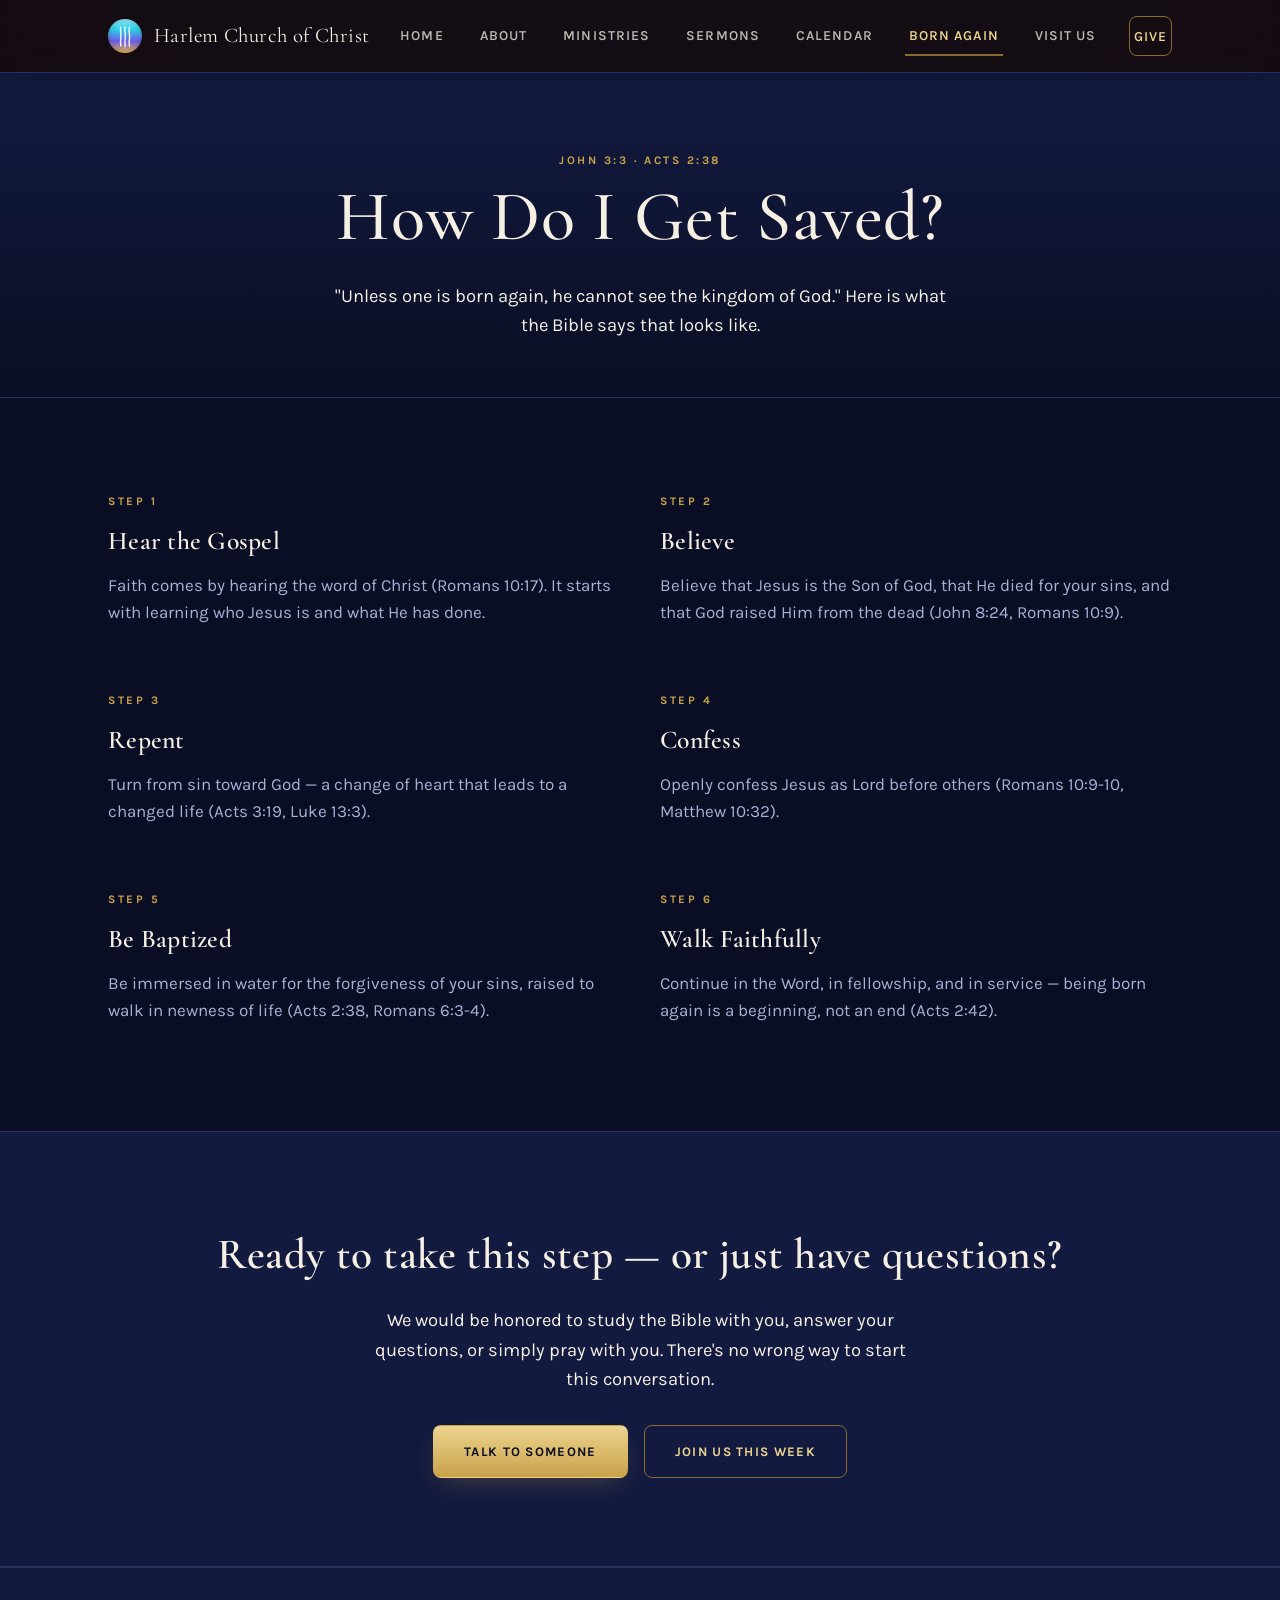
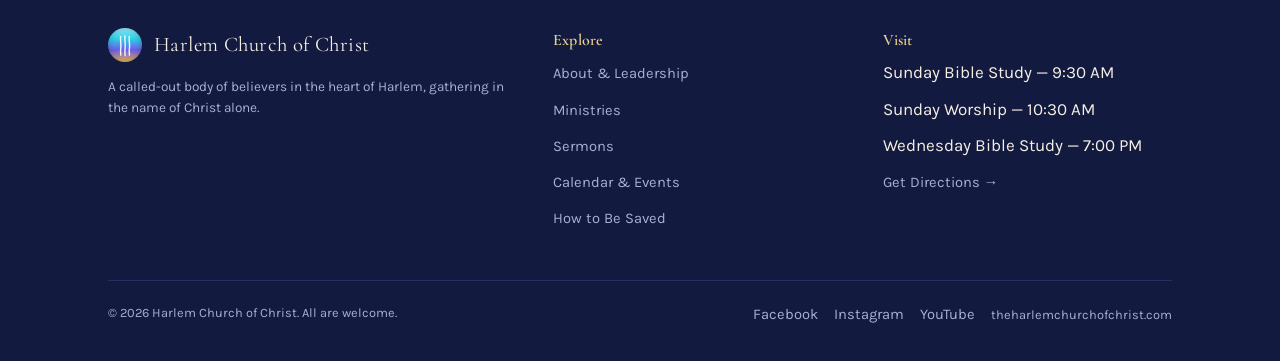
<file: born-again.html>
<!DOCTYPE html>
<html lang="en">
<head>
<meta charset="UTF-8">
<meta name="viewport" content="width=device-width, initial-scale=1.0">
<title>How Do I Get Saved? — Harlem Church of Christ</title>
<meta name="description" content="What the Bible teaches about being born again — hearing, believing, repenting, confessing, and being baptized.">
<link rel="canonical" href="https://theharlemchurchofchrist.com/born-again.html">
<meta property="og:type" content="website">
<meta property="og:title" content="How Do I Get Saved? — Harlem Church of Christ">
<meta property="og:description" content="What the Bible teaches about being born again — hearing, believing, repenting, confessing, and being baptized.">
<meta property="og:url" content="https://theharlemchurchofchrist.com/born-again.html">
<meta property="og:site_name" content="Harlem Church of Christ">
<meta name="twitter:card" content="summary">
<meta name="twitter:title" content="How Do I Get Saved? — Harlem Church of Christ">
<meta name="twitter:description" content="What the Bible teaches about being born again — hearing, believing, repenting, confessing, and being baptized.">
<link rel="stylesheet" href="styles.css">
</head>
<body>
<a class="skip-link" href="#main-content">Skip to main content</a>
<header class="site-header">
  <div class="nav-wrap">
    <a href="index.html" class="brand"><span class="mark"></span> Harlem Church of Christ</a>
    <button class="nav-toggle" aria-label="Toggle menu" aria-expanded="false">&#9776;</button>
    <nav class="primary">
      <a href="index.html">Home</a>
      <a href="about.html">About</a>
      <a href="ministries.html">Ministries</a>
      <a href="sermons.html">Sermons</a>
      <a href="calendar.html">Calendar</a>
      <a href="born-again.html">Born Again</a>
      <a href="contact.html">Visit Us</a>
      <a href="give.html" class="nav-cta">Give</a>
    </nav>
  </div>
</header>

<section id="main-content" class="page-hero">
  <div class="container">
    <span class="eyebrow">John 3:3 &middot; Acts 2:38</span>
    <h1>How Do I Get Saved?</h1>
    <p class="lead">"Unless one is born again, he cannot see the kingdom of God." Here is what the Bible says that looks like.</p>
  </div>
</section>

<section>
  <div class="container">
    <div class="grid grid-2" style="align-items:start; gap:40px;">
      <div class="reveal">
        <span class="eyebrow">Step 1</span>
        <h3>Hear the Gospel</h3>
        <p>Faith comes by hearing the word of Christ (Romans 10:17). It starts with learning who Jesus is and what He has done.</p>
      </div>
      <div class="reveal">
        <span class="eyebrow">Step 2</span>
        <h3>Believe</h3>
        <p>Believe that Jesus is the Son of God, that He died for your sins, and that God raised Him from the dead (John 8:24, Romans 10:9).</p>
      </div>
      <div class="reveal">
        <span class="eyebrow">Step 3</span>
        <h3>Repent</h3>
        <p>Turn from sin toward God — a change of heart that leads to a changed life (Acts 3:19, Luke 13:3).</p>
      </div>
      <div class="reveal">
        <span class="eyebrow">Step 4</span>
        <h3>Confess</h3>
        <p>Openly confess Jesus as Lord before others (Romans 10:9-10, Matthew 10:32).</p>
      </div>
      <div class="reveal">
        <span class="eyebrow">Step 5</span>
        <h3>Be Baptized</h3>
        <p>Be immersed in water for the forgiveness of your sins, raised to walk in newness of life (Acts 2:38, Romans 6:3-4).</p>
      </div>
      <div class="reveal">
        <span class="eyebrow">Step 6</span>
        <h3>Walk Faithfully</h3>
        <p>Continue in the Word, in fellowship, and in service — being born again is a beginning, not an end (Acts 2:42).</p>
      </div>
    </div>
  </div>
</section>

<section class="alt center">
  <div class="container reveal">
    <h2>Ready to take this step — or just have questions?</h2>
    <p class="lead" style="max-width:560px; margin:0 auto 30px;">We would be honored to study the Bible with you, answer your questions, or simply pray with you. There's no wrong way to start this conversation.</p>
    <div class="btn-row" style="justify-content:center;">
      <a href="contact.html" class="btn btn-gold">Talk to Someone</a>
      <a href="calendar.html" class="btn btn-outline">Join Us This Week</a>
    </div>
  </div>
</section>

<footer>
  <div class="container">
    <div class="footer-grid">
      <div>
        <div class="brand" style="margin-bottom:14px;"><span class="mark"></span> Harlem Church of Christ</div>
        <p class="small">A called-out body of believers in the heart of Harlem, gathering in the name of Christ alone.</p>
      </div>
      <div>
        <h4>Explore</h4>
        <ul>
          <li><a href="about.html">About &amp; Leadership</a></li>
          <li><a href="ministries.html">Ministries</a></li>
          <li><a href="sermons.html">Sermons</a></li>
          <li><a href="calendar.html">Calendar &amp; Events</a></li>
          <li><a href="born-again.html">How to Be Saved</a></li>
        </ul>
      </div>
      <div>
        <h4>Visit</h4>
        <ul>
          <li>Sunday Bible Study — 9:30 AM</li>
          <li>Sunday Worship — 10:30 AM</li>
          <li>Wednesday Bible Study — 7:00 PM</li>
          <li><a href="contact.html">Get Directions →</a></li>
        </ul>
      </div>
    </div>
    <div class="footer-bottom">
      <span>&copy; 2026 Harlem Church of Christ. All are welcome.</span>
      <span style="display:flex; align-items:center; gap:16px; flex-wrap:wrap;">
        <a href="#" aria-label="Facebook" style="color:var(--muted);">Facebook</a>
        <a href="#" aria-label="Instagram" style="color:var(--muted);">Instagram</a>
        <a href="#" aria-label="YouTube" style="color:var(--muted);">YouTube</a>
        <span>theharlemchurchofchrist.com</span>
      </span>
    </div>
  </div>
</footer>
<script src="script.js"></script>
</body>
</html>
</file>
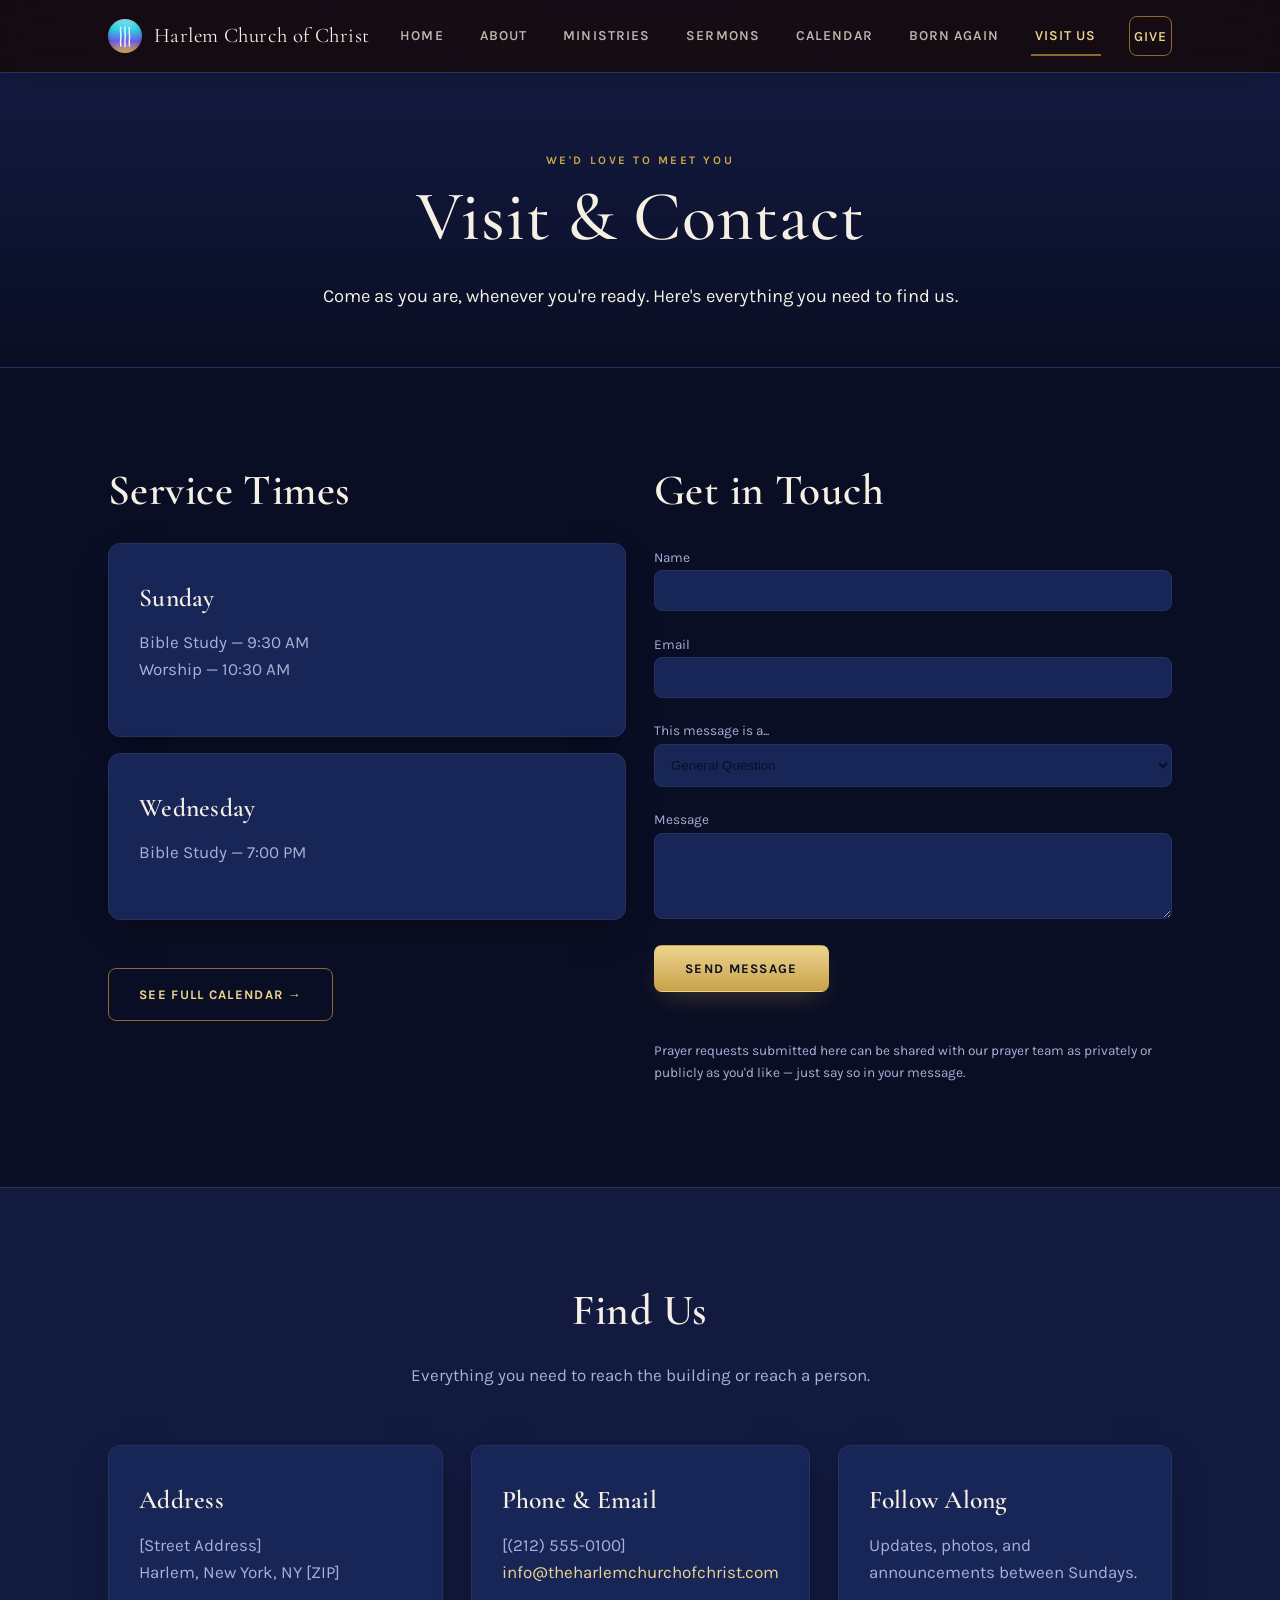
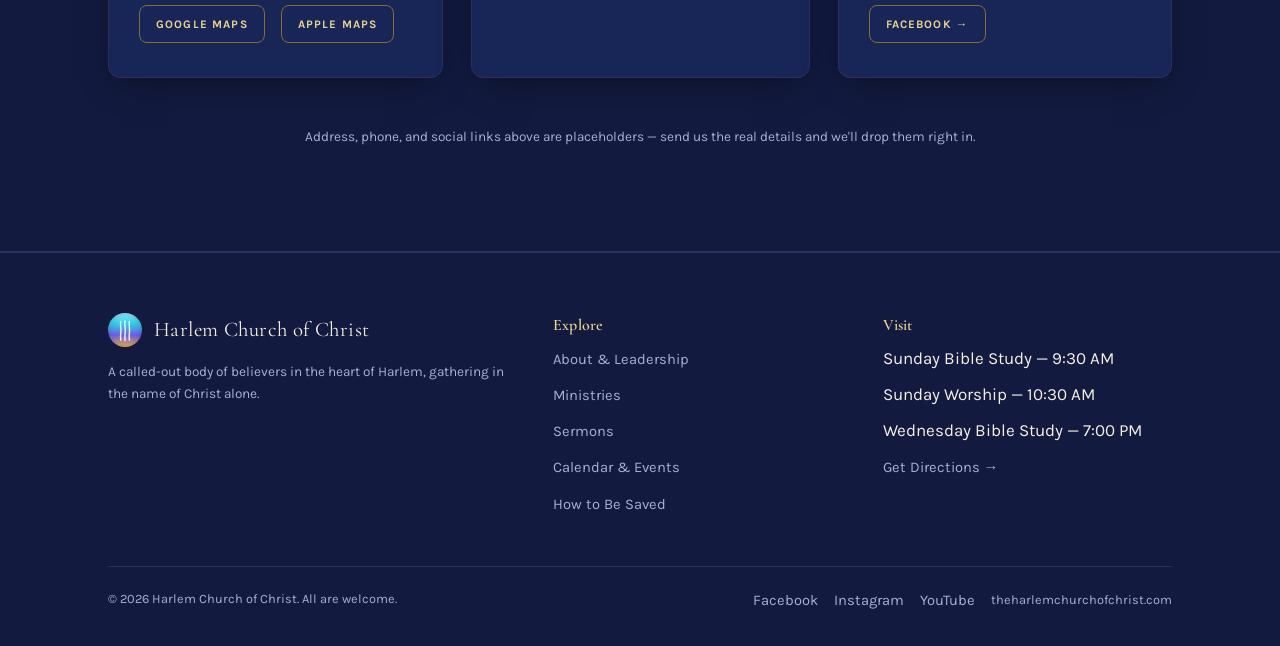
<file: contact.html>
<!DOCTYPE html>
<html lang="en">
<head>
<meta charset="UTF-8">
<meta name="viewport" content="width=device-width, initial-scale=1.0">
<title>Visit & Contact — Harlem Church of Christ</title>
<meta name="description" content="Service times, directions, and how to get in touch with Harlem Church of Christ.">
<link rel="canonical" href="https://theharlemchurchofchrist.com/contact.html">
<meta property="og:type" content="website">
<meta property="og:title" content="Visit & Contact — Harlem Church of Christ">
<meta property="og:description" content="Service times, directions, and how to get in touch with Harlem Church of Christ.">
<meta property="og:url" content="https://theharlemchurchofchrist.com/contact.html">
<meta property="og:site_name" content="Harlem Church of Christ">
<meta name="twitter:card" content="summary">
<meta name="twitter:title" content="Visit & Contact — Harlem Church of Christ">
<meta name="twitter:description" content="Service times, directions, and how to get in touch with Harlem Church of Christ.">
<link rel="stylesheet" href="styles.css">
</head>
<body>
<a class="skip-link" href="#main-content">Skip to main content</a>
<header class="site-header">
  <div class="nav-wrap">
    <a href="index.html" class="brand"><span class="mark"></span> Harlem Church of Christ</a>
    <button class="nav-toggle" aria-label="Toggle menu" aria-expanded="false">&#9776;</button>
    <nav class="primary">
      <a href="index.html">Home</a>
      <a href="about.html">About</a>
      <a href="ministries.html">Ministries</a>
      <a href="sermons.html">Sermons</a>
      <a href="calendar.html">Calendar</a>
      <a href="born-again.html">Born Again</a>
      <a href="contact.html">Visit Us</a>
      <a href="give.html" class="nav-cta">Give</a>
    </nav>
  </div>
</header>

<section id="main-content" class="page-hero">
  <div class="container">
    <span class="eyebrow">We'd Love to Meet You</span>
    <h1>Visit &amp; Contact</h1>
    <p class="lead">Come as you are, whenever you're ready. Here's everything you need to find us.</p>
  </div>
</section>

<section>
  <div class="container grid grid-2">
    <div class="reveal">
      <h2>Service Times</h2>
      <div class="card" style="margin-bottom:16px;">
        <h3>Sunday</h3>
        <p>Bible Study — 9:30 AM<br>Worship — 10:30 AM</p>
      </div>
      <div class="card">
        <h3>Wednesday</h3>
        <p>Bible Study — 7:00 PM</p>
      </div>
      <p class="mt-lg"><a href="calendar.html" class="btn btn-outline">See Full Calendar →</a></p>
    </div>
    <div class="reveal">
      <h2>Get in Touch</h2>
      <form onsubmit="event.preventDefault(); this.querySelector('.form-note').style.display='block';">
        <p><label class="small" for="name">Name</label><br>
        <input id="name" name="name" type="text" required style="width:100%; padding:12px; background:var(--charcoal-2); border:1px solid var(--line); color:var(--black); border-radius:var(--radius-sm);"></p>
        <p><label class="small" for="email">Email</label><br>
        <input id="email" name="email" type="email" required style="width:100%; padding:12px; background:var(--charcoal-2); border:1px solid var(--line); color:var(--black); border-radius:var(--radius-sm);"></p>
        <p><label class="small" for="reason">This message is a...</label><br>
        <select id="reason" name="reason" style="width:100%; padding:12px; background:var(--charcoal-2); border:1px solid var(--line); color:var(--black); border-radius:var(--radius-sm);">
          <option>General Question</option>
          <option>Prayer Request</option>
          <option>Planning to Visit</option>
          <option>Something Else</option>
        </select></p>
        <p><label class="small" for="message">Message</label><br>
        <textarea id="message" name="message" rows="4" style="width:100%; padding:12px; background:var(--charcoal-2); border:1px solid var(--line); color:var(--black); border-radius:var(--radius-sm);"></textarea></p>
        <button type="submit" class="btn btn-gold">Send Message</button>
        <p class="form-note small" style="display:none; margin-top:12px; color:var(--gold-deep);">Thank you — this form isn't connected to email yet. Call or message us directly for now.</p>
      </form>
      <p class="small mt-lg">Prayer requests submitted here can be shared with our prayer team as privately or publicly as you'd like — just say so in your message.</p>
    </div>
  </div>
</section>

<section class="alt">
  <div class="container reveal">
    <div class="section-head">
      <h2>Find Us</h2>
      <p>Everything you need to reach the building or reach a person.</p>
    </div>
    <div class="grid grid-3">
      <div class="card">
        <h3>Address</h3>
        <p>[Street Address]<br>Harlem, New York, NY [ZIP]</p>
        <div class="btn-row" style="margin-top:14px;">
          <a class="btn btn-outline" target="_blank" rel="noopener" href="https://www.google.com/maps/search/?api=1&query=Harlem%20Church%20of%20Christ%2C%20Harlem%2C%20NY" style="padding:9px 16px; font-size:0.72rem;">Google Maps</a>
          <a class="btn btn-outline" target="_blank" rel="noopener" href="https://maps.apple.com/?q=Harlem%20Church%20of%20Christ%2C%20Harlem%2C%20NY" style="padding:9px 16px; font-size:0.72rem;">Apple Maps</a>
        </div>
      </div>
      <div class="card">
        <h3>Phone &amp; Email</h3>
        <p>[(212) 555-0100]<br><a href="mailto:info@theharlemchurchofchrist.com">info@theharlemchurchofchrist.com</a></p>
      </div>
      <div class="card">
        <h3>Follow Along</h3>
        <p>Updates, photos, and announcements between Sundays.</p>
        <a href="#" class="btn btn-outline" style="padding:9px 16px; font-size:0.72rem;">Facebook →</a>
      </div>
    </div>
    <p class="small center mt-lg">Address, phone, and social links above are placeholders — send us the real details and we'll drop them right in.</p>
  </div>
</section>

<footer>
  <div class="container">
    <div class="footer-grid">
      <div>
        <div class="brand" style="margin-bottom:14px;"><span class="mark"></span> Harlem Church of Christ</div>
        <p class="small">A called-out body of believers in the heart of Harlem, gathering in the name of Christ alone.</p>
      </div>
      <div>
        <h4>Explore</h4>
        <ul>
          <li><a href="about.html">About &amp; Leadership</a></li>
          <li><a href="ministries.html">Ministries</a></li>
          <li><a href="sermons.html">Sermons</a></li>
          <li><a href="calendar.html">Calendar &amp; Events</a></li>
          <li><a href="born-again.html">How to Be Saved</a></li>
        </ul>
      </div>
      <div>
        <h4>Visit</h4>
        <ul>
          <li>Sunday Bible Study — 9:30 AM</li>
          <li>Sunday Worship — 10:30 AM</li>
          <li>Wednesday Bible Study — 7:00 PM</li>
          <li><a href="contact.html">Get Directions →</a></li>
        </ul>
      </div>
    </div>
    <div class="footer-bottom">
      <span>&copy; 2026 Harlem Church of Christ. All are welcome.</span>
      <span style="display:flex; align-items:center; gap:16px; flex-wrap:wrap;">
        <a href="#" aria-label="Facebook" style="color:var(--muted);">Facebook</a>
        <a href="#" aria-label="Instagram" style="color:var(--muted);">Instagram</a>
        <a href="#" aria-label="YouTube" style="color:var(--muted);">YouTube</a>
        <span>theharlemchurchofchrist.com</span>
      </span>
    </div>
  </div>
</footer>
<script src="script.js"></script>
</body>
</html>
</file>
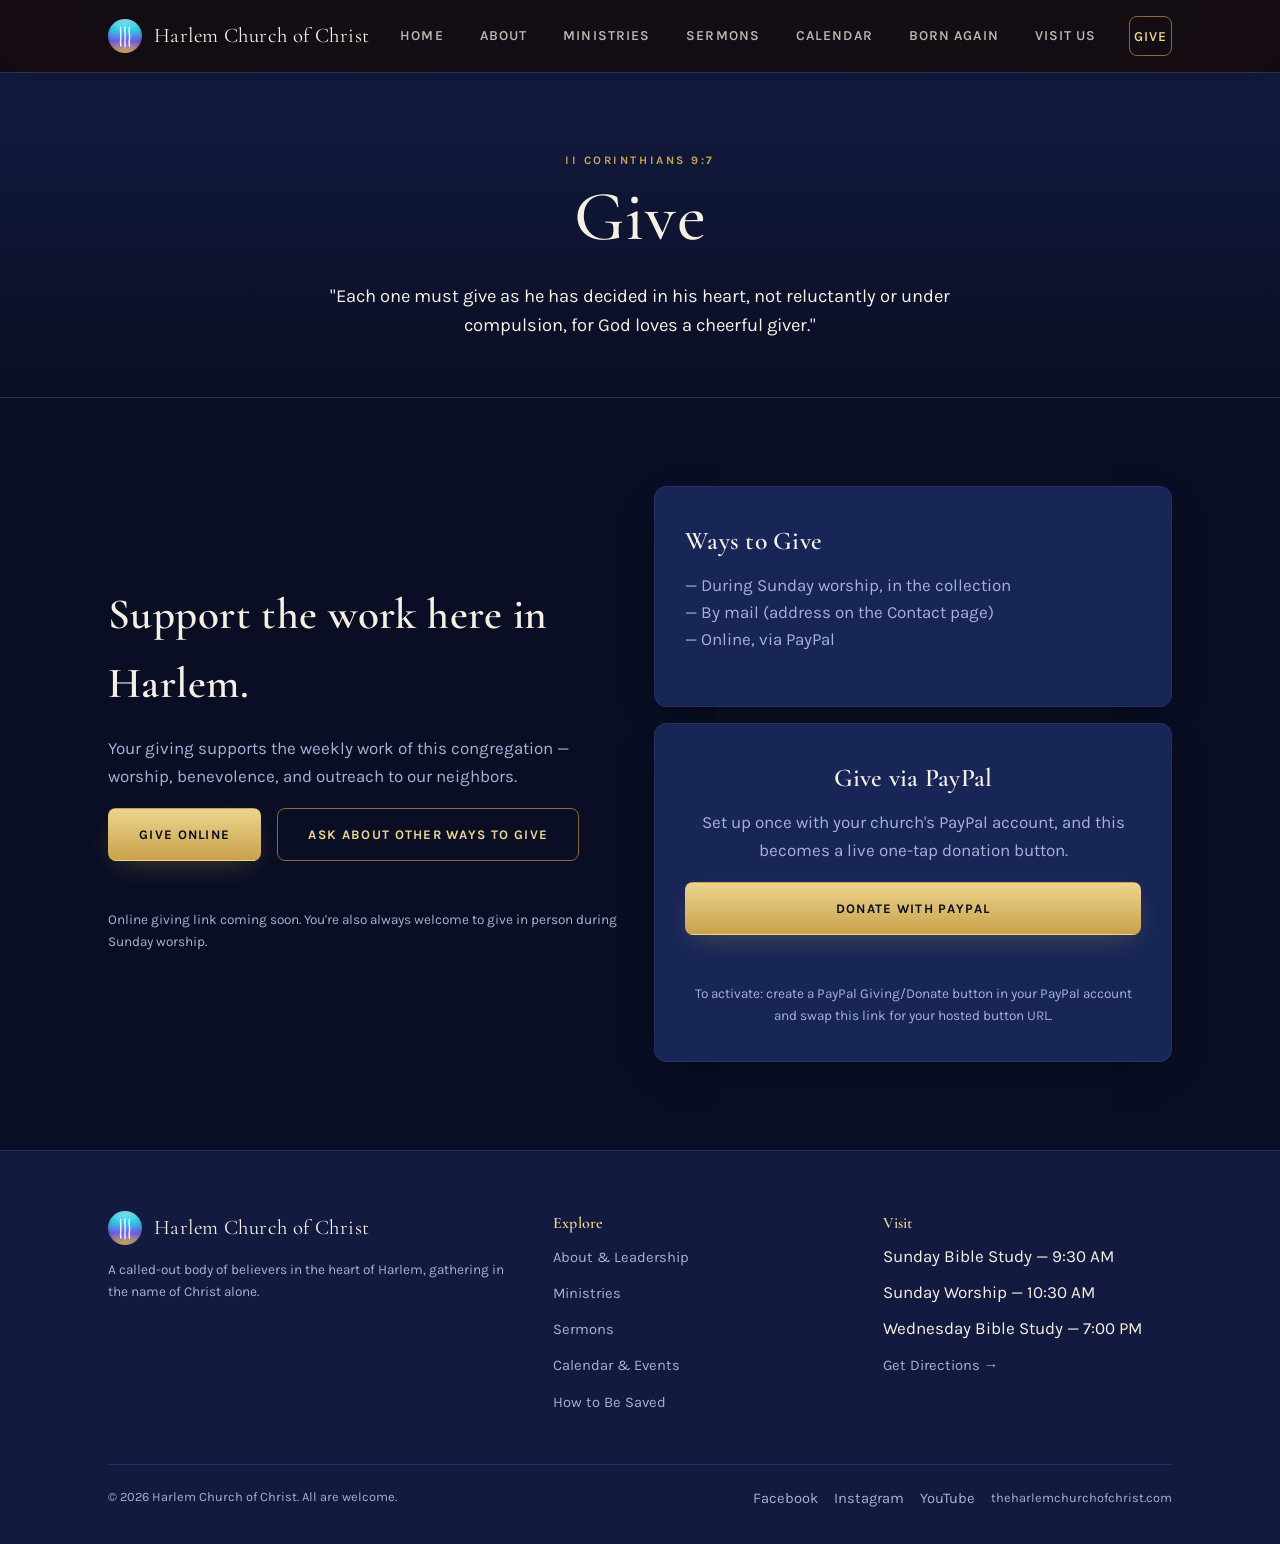
<file: give.html>
<!DOCTYPE html>
<html lang="en">
<head>
<meta charset="UTF-8">
<meta name="viewport" content="width=device-width, initial-scale=1.0">
<title>Give — Harlem Church of Christ</title>
<meta name="description" content="Support the work of Harlem Church of Christ.">
<link rel="canonical" href="https://theharlemchurchofchrist.com/give.html">
<meta property="og:type" content="website">
<meta property="og:title" content="Give — Harlem Church of Christ">
<meta property="og:description" content="Support the work of Harlem Church of Christ.">
<meta property="og:url" content="https://theharlemchurchofchrist.com/give.html">
<meta property="og:site_name" content="Harlem Church of Christ">
<meta name="twitter:card" content="summary">
<meta name="twitter:title" content="Give — Harlem Church of Christ">
<meta name="twitter:description" content="Support the work of Harlem Church of Christ.">
<link rel="stylesheet" href="styles.css">
</head>
<body>
<a class="skip-link" href="#main-content">Skip to main content</a>
<header class="site-header">
  <div class="nav-wrap">
    <a href="index.html" class="brand"><span class="mark"></span> Harlem Church of Christ</a>
    <button class="nav-toggle" aria-label="Toggle menu" aria-expanded="false">&#9776;</button>
    <nav class="primary">
      <a href="index.html">Home</a>
      <a href="about.html">About</a>
      <a href="ministries.html">Ministries</a>
      <a href="sermons.html">Sermons</a>
      <a href="calendar.html">Calendar</a>
      <a href="born-again.html">Born Again</a>
      <a href="contact.html">Visit Us</a>
      <a href="give.html" class="nav-cta">Give</a>
    </nav>
  </div>
</header>

<section id="main-content" class="page-hero">
  <div class="container">
    <span class="eyebrow">II Corinthians 9:7</span>
    <h1>Give</h1>
    <p class="lead">"Each one must give as he has decided in his heart, not reluctantly or under compulsion, for God loves a cheerful giver."</p>
  </div>
</section>

<section>
  <div class="container grid grid-2" style="align-items:center;">
    <div class="reveal">
      <h2>Support the work here in Harlem.</h2>
      <p>Your giving supports the weekly work of this congregation — worship, benevolence, and outreach to our neighbors.</p>
      <div class="btn-row">
        <a href="#" class="btn btn-gold">Give Online</a>
        <a href="contact.html" class="btn btn-outline">Ask About Other Ways to Give</a>
      </div>
      <p class="small mt-lg">Online giving link coming soon. You're also always welcome to give in person during Sunday worship.</p>
    </div>
    <div class="reveal">
      <div class="card" style="margin-bottom:16px;">
        <h3>Ways to Give</h3>
        <p>— During Sunday worship, in the collection<br>
           — By mail (address on the Contact page)<br>
           — Online, via PayPal</p>
      </div>
      <div class="card center">
        <h3>Give via PayPal</h3>
        <p>Set up once with your church's PayPal account, and this becomes a live one-tap donation button.</p>
        <a href="#" class="btn btn-gold" style="width:100%;">Donate with PayPal</a>
        <p class="small mt-lg" style="margin-bottom:0;">To activate: create a PayPal Giving/Donate button in your PayPal account and swap this link for your hosted button URL.</p>
      </div>
    </div>
  </div>
</section>

<footer>
  <div class="container">
    <div class="footer-grid">
      <div>
        <div class="brand" style="margin-bottom:14px;"><span class="mark"></span> Harlem Church of Christ</div>
        <p class="small">A called-out body of believers in the heart of Harlem, gathering in the name of Christ alone.</p>
      </div>
      <div>
        <h4>Explore</h4>
        <ul>
          <li><a href="about.html">About &amp; Leadership</a></li>
          <li><a href="ministries.html">Ministries</a></li>
          <li><a href="sermons.html">Sermons</a></li>
          <li><a href="calendar.html">Calendar &amp; Events</a></li>
          <li><a href="born-again.html">How to Be Saved</a></li>
        </ul>
      </div>
      <div>
        <h4>Visit</h4>
        <ul>
          <li>Sunday Bible Study — 9:30 AM</li>
          <li>Sunday Worship — 10:30 AM</li>
          <li>Wednesday Bible Study — 7:00 PM</li>
          <li><a href="contact.html">Get Directions →</a></li>
        </ul>
      </div>
    </div>
    <div class="footer-bottom">
      <span>&copy; 2026 Harlem Church of Christ. All are welcome.</span>
      <span style="display:flex; align-items:center; gap:16px; flex-wrap:wrap;">
        <a href="#" aria-label="Facebook" style="color:var(--muted);">Facebook</a>
        <a href="#" aria-label="Instagram" style="color:var(--muted);">Instagram</a>
        <a href="#" aria-label="YouTube" style="color:var(--muted);">YouTube</a>
        <span>theharlemchurchofchrist.com</span>
      </span>
    </div>
  </div>
</footer>
<script src="script.js"></script>
</body>
</html>
</file>
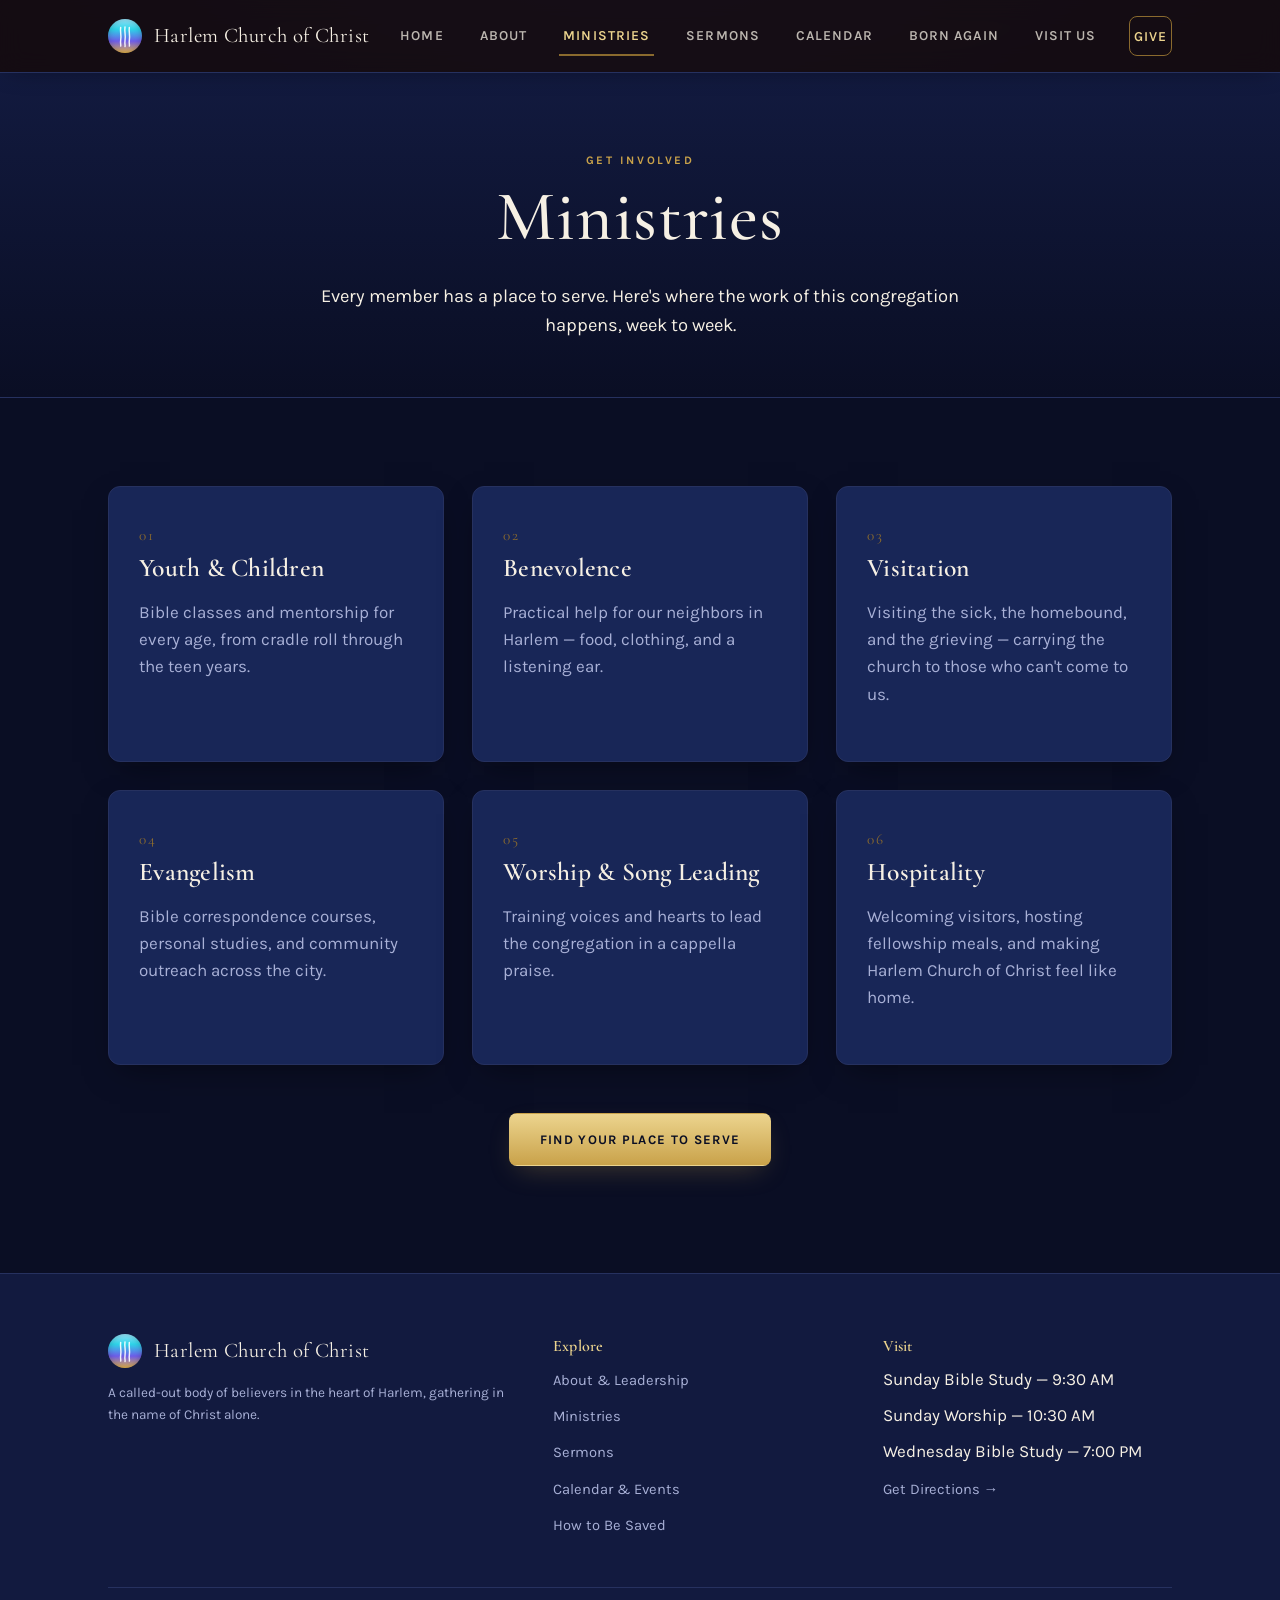
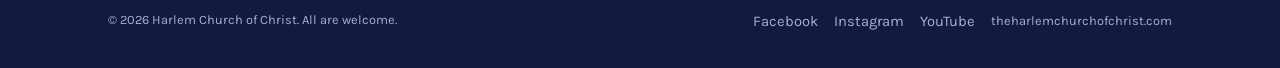
<file: ministries.html>
<!DOCTYPE html>
<html lang="en">
<head>
<meta charset="UTF-8">
<meta name="viewport" content="width=device-width, initial-scale=1.0">
<title>Ministries — Harlem Church of Christ</title>
<meta name="description" content="Explore the ministries of Harlem Church of Christ — youth, benevolence, evangelism, and more.">
<link rel="canonical" href="https://theharlemchurchofchrist.com/ministries.html">
<meta property="og:type" content="website">
<meta property="og:title" content="Ministries — Harlem Church of Christ">
<meta property="og:description" content="Explore the ministries of Harlem Church of Christ — youth, benevolence, evangelism, and more.">
<meta property="og:url" content="https://theharlemchurchofchrist.com/ministries.html">
<meta property="og:site_name" content="Harlem Church of Christ">
<meta name="twitter:card" content="summary">
<meta name="twitter:title" content="Ministries — Harlem Church of Christ">
<meta name="twitter:description" content="Explore the ministries of Harlem Church of Christ — youth, benevolence, evangelism, and more.">
<link rel="stylesheet" href="styles.css">
</head>
<body>
<a class="skip-link" href="#main-content">Skip to main content</a>
<header class="site-header">
  <div class="nav-wrap">
    <a href="index.html" class="brand"><span class="mark"></span> Harlem Church of Christ</a>
    <button class="nav-toggle" aria-label="Toggle menu" aria-expanded="false">&#9776;</button>
    <nav class="primary">
      <a href="index.html">Home</a>
      <a href="about.html">About</a>
      <a href="ministries.html">Ministries</a>
      <a href="sermons.html">Sermons</a>
      <a href="calendar.html">Calendar</a>
      <a href="born-again.html">Born Again</a>
      <a href="contact.html">Visit Us</a>
      <a href="give.html" class="nav-cta">Give</a>
    </nav>
  </div>
</header>

<section id="main-content" class="page-hero">
  <div class="container">
    <span class="eyebrow">Get Involved</span>
    <h1>Ministries</h1>
    <p class="lead">Every member has a place to serve. Here's where the work of this congregation happens, week to week.</p>
  </div>
</section>

<section>
  <div class="container grid grid-3">
    <div class="card reveal"><span class="num">01</span><h3>Youth &amp; Children</h3><p>Bible classes and mentorship for every age, from cradle roll through the teen years.</p></div>
    <div class="card reveal"><span class="num">02</span><h3>Benevolence</h3><p>Practical help for our neighbors in Harlem — food, clothing, and a listening ear.</p></div>
    <div class="card reveal"><span class="num">03</span><h3>Visitation</h3><p>Visiting the sick, the homebound, and the grieving — carrying the church to those who can't come to us.</p></div>
    <div class="card reveal"><span class="num">04</span><h3>Evangelism</h3><p>Bible correspondence courses, personal studies, and community outreach across the city.</p></div>
    <div class="card reveal"><span class="num">05</span><h3>Worship &amp; Song Leading</h3><p>Training voices and hearts to lead the congregation in a cappella praise.</p></div>
    <div class="card reveal"><span class="num">06</span><h3>Hospitality</h3><p>Welcoming visitors, hosting fellowship meals, and making Harlem Church of Christ feel like home.</p></div>
  </div>
  <p class="center mt-lg reveal"><a href="contact.html" class="btn btn-gold">Find Your Place to Serve</a></p>
</section>

<footer>
  <div class="container">
    <div class="footer-grid">
      <div>
        <div class="brand" style="margin-bottom:14px;"><span class="mark"></span> Harlem Church of Christ</div>
        <p class="small">A called-out body of believers in the heart of Harlem, gathering in the name of Christ alone.</p>
      </div>
      <div>
        <h4>Explore</h4>
        <ul>
          <li><a href="about.html">About &amp; Leadership</a></li>
          <li><a href="ministries.html">Ministries</a></li>
          <li><a href="sermons.html">Sermons</a></li>
          <li><a href="calendar.html">Calendar &amp; Events</a></li>
          <li><a href="born-again.html">How to Be Saved</a></li>
        </ul>
      </div>
      <div>
        <h4>Visit</h4>
        <ul>
          <li>Sunday Bible Study — 9:30 AM</li>
          <li>Sunday Worship — 10:30 AM</li>
          <li>Wednesday Bible Study — 7:00 PM</li>
          <li><a href="contact.html">Get Directions →</a></li>
        </ul>
      </div>
    </div>
    <div class="footer-bottom">
      <span>&copy; 2026 Harlem Church of Christ. All are welcome.</span>
      <span style="display:flex; align-items:center; gap:16px; flex-wrap:wrap;">
        <a href="#" aria-label="Facebook" style="color:var(--muted);">Facebook</a>
        <a href="#" aria-label="Instagram" style="color:var(--muted);">Instagram</a>
        <a href="#" aria-label="YouTube" style="color:var(--muted);">YouTube</a>
        <span>theharlemchurchofchrist.com</span>
      </span>
    </div>
  </div>
</footer>
<script src="script.js"></script>
</body>
</html>
</file>
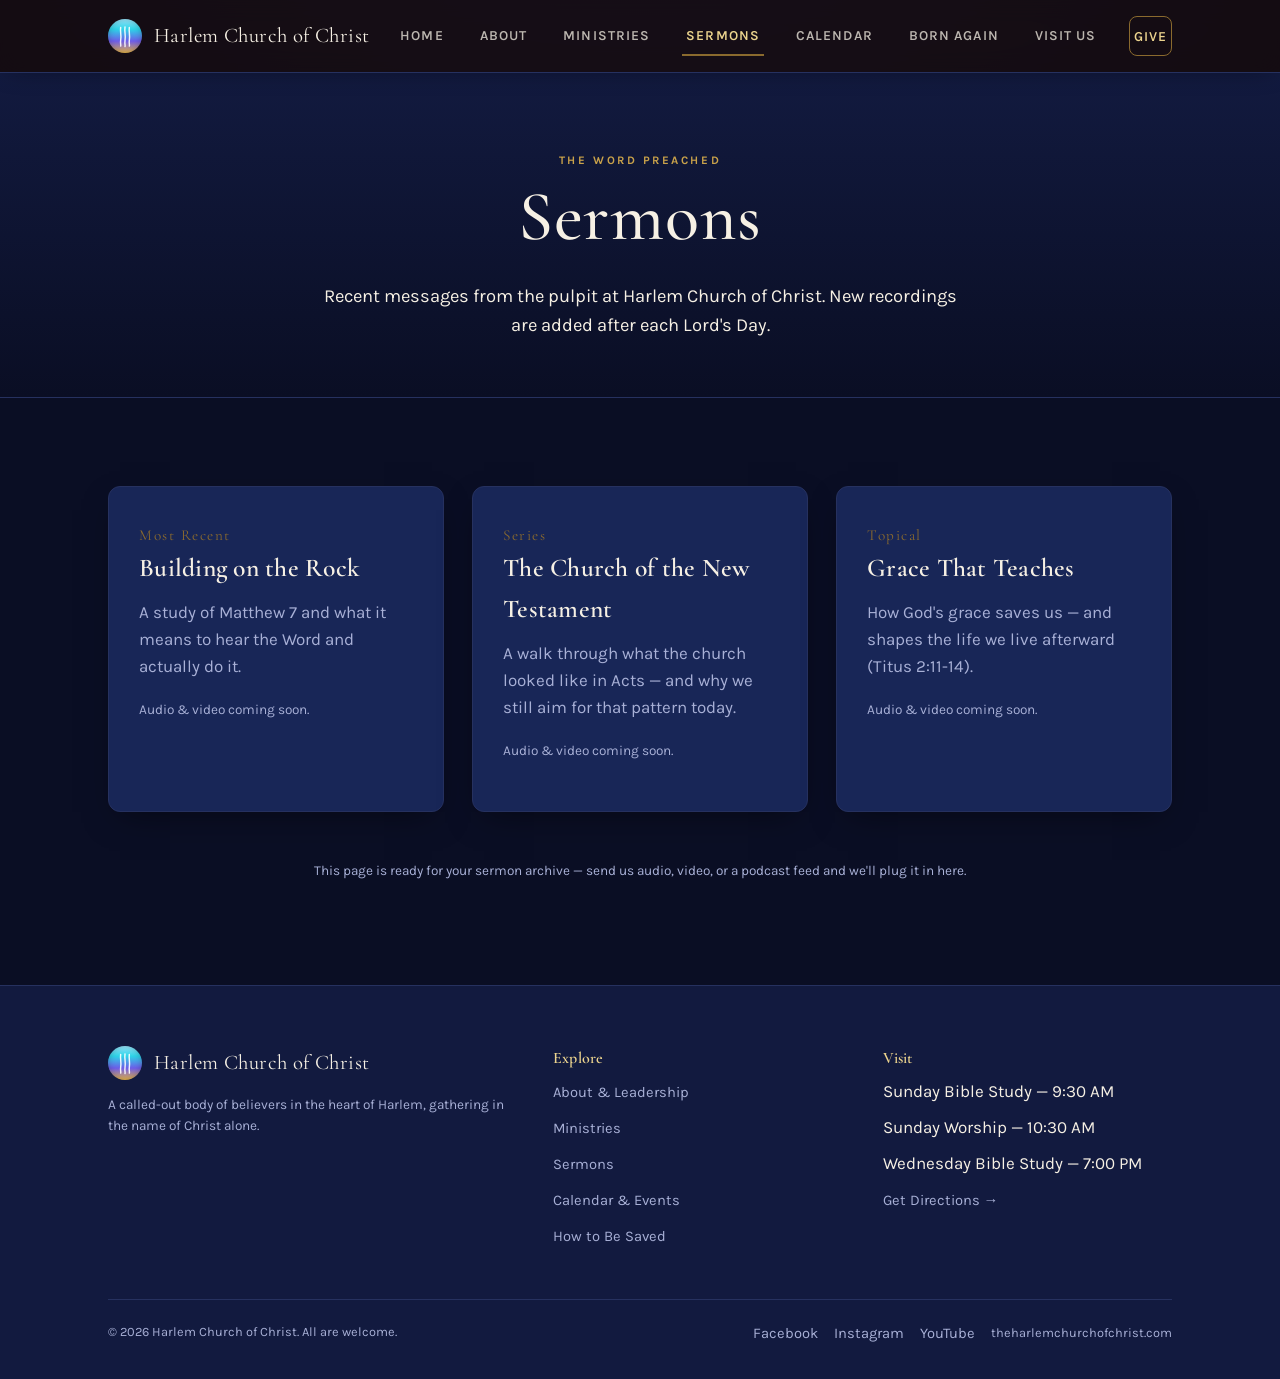
<file: sermons.html>
<!DOCTYPE html>
<html lang="en">
<head>
<meta charset="UTF-8">
<meta name="viewport" content="width=device-width, initial-scale=1.0">
<title>Sermons — Harlem Church of Christ</title>
<meta name="description" content="Listen to recent sermons from Harlem Church of Christ.">
<link rel="canonical" href="https://theharlemchurchofchrist.com/sermons.html">
<meta property="og:type" content="website">
<meta property="og:title" content="Sermons — Harlem Church of Christ">
<meta property="og:description" content="Listen to recent sermons from Harlem Church of Christ.">
<meta property="og:url" content="https://theharlemchurchofchrist.com/sermons.html">
<meta property="og:site_name" content="Harlem Church of Christ">
<meta name="twitter:card" content="summary">
<meta name="twitter:title" content="Sermons — Harlem Church of Christ">
<meta name="twitter:description" content="Listen to recent sermons from Harlem Church of Christ.">
<link rel="stylesheet" href="styles.css">
</head>
<body>
<a class="skip-link" href="#main-content">Skip to main content</a>
<header class="site-header">
  <div class="nav-wrap">
    <a href="index.html" class="brand"><span class="mark"></span> Harlem Church of Christ</a>
    <button class="nav-toggle" aria-label="Toggle menu" aria-expanded="false">&#9776;</button>
    <nav class="primary">
      <a href="index.html">Home</a>
      <a href="about.html">About</a>
      <a href="ministries.html">Ministries</a>
      <a href="sermons.html">Sermons</a>
      <a href="calendar.html">Calendar</a>
      <a href="born-again.html">Born Again</a>
      <a href="contact.html">Visit Us</a>
      <a href="give.html" class="nav-cta">Give</a>
    </nav>
  </div>
</header>

<section id="main-content" class="page-hero">
  <div class="container">
    <span class="eyebrow">The Word Preached</span>
    <h1>Sermons</h1>
    <p class="lead">Recent messages from the pulpit at Harlem Church of Christ. New recordings are added after each Lord's Day.</p>
  </div>
</section>

<section>
  <div class="container">
    <div class="grid grid-3">
      <div class="card reveal">
        <span class="num">Most Recent</span>
        <h3>Building on the Rock</h3>
        <p>A study of Matthew 7 and what it means to hear the Word and actually do it.</p>
        <p class="small">Audio &amp; video coming soon.</p>
      </div>
      <div class="card reveal">
        <span class="num">Series</span>
        <h3>The Church of the New Testament</h3>
        <p>A walk through what the church looked like in Acts — and why we still aim for that pattern today.</p>
        <p class="small">Audio &amp; video coming soon.</p>
      </div>
      <div class="card reveal">
        <span class="num">Topical</span>
        <h3>Grace That Teaches</h3>
        <p>How God's grace saves us — and shapes the life we live afterward (Titus 2:11-14).</p>
        <p class="small">Audio &amp; video coming soon.</p>
      </div>
    </div>
    <p class="small center mt-lg">This page is ready for your sermon archive — send us audio, video, or a podcast feed and we'll plug it in here.</p>
  </div>
</section>

<footer>
  <div class="container">
    <div class="footer-grid">
      <div>
        <div class="brand" style="margin-bottom:14px;"><span class="mark"></span> Harlem Church of Christ</div>
        <p class="small">A called-out body of believers in the heart of Harlem, gathering in the name of Christ alone.</p>
      </div>
      <div>
        <h4>Explore</h4>
        <ul>
          <li><a href="about.html">About &amp; Leadership</a></li>
          <li><a href="ministries.html">Ministries</a></li>
          <li><a href="sermons.html">Sermons</a></li>
          <li><a href="calendar.html">Calendar &amp; Events</a></li>
          <li><a href="born-again.html">How to Be Saved</a></li>
        </ul>
      </div>
      <div>
        <h4>Visit</h4>
        <ul>
          <li>Sunday Bible Study — 9:30 AM</li>
          <li>Sunday Worship — 10:30 AM</li>
          <li>Wednesday Bible Study — 7:00 PM</li>
          <li><a href="contact.html">Get Directions →</a></li>
        </ul>
      </div>
    </div>
    <div class="footer-bottom">
      <span>&copy; 2026 Harlem Church of Christ. All are welcome.</span>
      <span style="display:flex; align-items:center; gap:16px; flex-wrap:wrap;">
        <a href="#" aria-label="Facebook" style="color:var(--muted);">Facebook</a>
        <a href="#" aria-label="Instagram" style="color:var(--muted);">Instagram</a>
        <a href="#" aria-label="YouTube" style="color:var(--muted);">YouTube</a>
        <span>theharlemchurchofchrist.com</span>
      </span>
    </div>
  </div>
</footer>
<script src="script.js"></script>
</body>
</html>
</file>
<file: styles.css>
/* ============================================================
   HARLEM CHURCH OF CHRIST â€” Design tokens
   Black + gold, echoing the business-card mark.
   Display: Cormorant Garamond (scripture, gravity)
   Body:    Karla (warm, clean, quiet)
   ============================================================ */

@import url('https://fonts.googleapis.com/css2?family=Cormorant+Garamond:ital,wght@0,400;0,500;0,600;1,500&family=Karla:wght@400;500;600;700&display=swap');

:root{
  --black:       #0a0e24;
  --paper:       #faf5ea;
  --charcoal:    #121a3f;
  --charcoal-2:  #182657;
  --gold:        #c9a24a;
  --gold-light:  #ecd48e;
  --gold-deep:   #8a6a2e;
  --royal:       #1e3a8a;
  --royal-light: #2f55c4;
  --cream:       #f6f0e4;
  --muted:       #a8b0d6;
  --line:        #26315f;

  --display: 'Cormorant Garamond', serif;
  --body: 'Karla', sans-serif;

  --container: 1120px;
  --radius: 12px;
  --radius-sm: 8px;
  --shadow: 0 12px 32px -12px rgba(0,0,0,0.5);
  --shadow-gold: 0 10px 28px -10px rgba(201,162,74,0.35);
}

*,*::before,*::after{ box-sizing: border-box; }
html{ scroll-behavior: smooth; }
html:focus-within{ scroll-behavior: smooth; }

body{
  margin:0;
  background:
    radial-gradient(ellipse 1200px 700px at 50% -10%, rgba(47,85,196,0.3), transparent 60%),
    var(--black);
  color: var(--cream);
  font-family: var(--body);
  font-size: 17px;
  line-height: 1.6;
  -webkit-font-smoothing: antialiased;
}

@media (prefers-reduced-motion: reduce){
  *{ animation-duration: 0.001ms !important; animation-iteration-count: 1 !important; transition-duration: 0.001ms !important; scroll-behavior: auto !important; }
}

a{ color: var(--gold-light); text-decoration: none; }
a:hover{ color: var(--gold); }

:focus-visible{ outline: 2px solid var(--gold-light); outline-offset: 3px; }

img{ max-width: 100%; display:block; }

h1,h2,h3,h4{
  font-family: var(--display);
  font-weight: 600;
  color: var(--cream);
  margin: 0 0 0.4em;
  letter-spacing: 0.01em;
}
h1{ font-size: clamp(2.6rem, 5.5vw, 4.6rem); line-height: 1.05; font-weight: 500;}
h2{ font-size: clamp(1.9rem, 3.4vw, 2.7rem); }
h3{ font-size: clamp(1.3rem, 2vw, 1.6rem); }
p{ margin: 0 0 1.1em; color: var(--muted); }
p.lead{ font-size: 1.15rem; color: var(--cream); }

.eyebrow{
  font-family: var(--body);
  text-transform: uppercase;
  letter-spacing: 0.22em;
  font-size: 0.72rem;
  color: var(--gold);
  font-weight: 700;
  display:inline-block;
  margin-bottom: 0.9em;
}

.container{
  max-width: var(--container);
  margin: 0 auto;
  padding: 0 28px;
}

/* ---------- Ribbon signature motif ---------- */
.ribbon-svg path{
  fill:none;
  stroke: url(#ribbonGrad);
  stroke-width: 7;
  stroke-linecap: round;
  stroke-dasharray: 260;
  stroke-dashoffset: 260;
  animation: draw 2.2s ease forwards;
}
.ribbon-svg path:nth-of-type(1){ animation-delay: 0s; }
.ribbon-svg path:nth-of-type(2){ animation-delay: .15s; }
.ribbon-svg path:nth-of-type(3){ animation-delay: .3s; }
.ribbon-svg path:nth-of-type(4){ animation-delay: .45s; }
.ribbon-svg path:nth-of-type(5){ animation-delay: .6s; }
.ribbon-svg path:nth-of-type(6){ animation-delay: .9s; }
@keyframes draw{ to{ stroke-dashoffset: 0; } }

.divider{
  border:none;
  height: 34px;
  margin: 0 auto;
  width: 120px;
  background: none;
}
.divider svg{ width:100%; height:100%; display:block; margin:0 auto; }
.divider path{
  fill:none; stroke: var(--gold-deep); stroke-width: 3; stroke-linecap: round;
}

/* ---------- Nav ---------- */
header.site-header{
  position: sticky; top:0; z-index: 50;
  background: rgba(23,12,16,0.86);
  backdrop-filter: blur(12px);
  border-bottom: 1px solid var(--line);
  box-shadow: 0 4px 24px -8px rgba(0,0,0,0.4);
}
.nav-wrap{
  max-width: var(--container);
  margin:0 auto;
  padding: 16px 28px;
  display:flex;
  align-items:center;
  justify-content: space-between;
}
.brand{
  display:flex; align-items:center; gap:12px;
  font-family: var(--display);
  font-size: 1.3rem;
  color: var(--cream);
  letter-spacing: 0.02em;
}
.brand .mark{
  width: 34px; height: 34px;
  border-radius: 50%;
  background: linear-gradient(180deg, #9be8ff 0%, #2dd4e8 30%, #6d5ce8 65%, #e8b64a 100%);
  position: relative;
  flex-shrink:0;
  box-shadow: inset 0 0 6px rgba(0,0,0,0.25);
}
.brand .mark::after{
  content:"";
  position:absolute; inset:0;
  background: url('data:image/svg+xml;utf8,<svg xmlns="http://www.w3.org/2000/svg" viewBox="0 0 100 100"><path d="M32 14 C29 35, 36 48, 32 68 C30 80, 34 88, 32 92 M50 12 C47 34, 54 47, 50 70 C48 84, 52 90, 50 94 M68 14 C65 35, 72 48, 68 68 C66 80, 70 88, 68 92" fill="none" stroke="white" stroke-width="6" stroke-linecap="round" opacity="0.9"/></svg>') center/70% no-repeat;
}
nav.primary{ display:flex; align-items:center; gap:28px; }
nav.primary a{
  font-size: 0.86rem;
  text-transform: uppercase;
  letter-spacing: 0.08em;
  color: rgba(246,240,228,0.75);
  font-weight: 600;
  padding: 8px 4px;
  border-bottom: 2px solid transparent;
  transition: color .2s, border-color .2s;
}
nav.primary a:hover, nav.primary a.active{ color: var(--gold-light); border-color: var(--gold-deep); }
.nav-cta{
  border: 1px solid var(--gold-deep) !important;
  padding: 9px 18px;
  border-radius: var(--radius-sm);
  color: var(--gold-light) !important;
}
.nav-cta:hover{ background: var(--gold-deep); color: var(--black) !important; }

.nav-toggle{
  display:none;
  background:none; border:none; color: var(--cream); font-size: 1.6rem; cursor:pointer;
}

@media (max-width: 880px){
  nav.primary{
    position:absolute; top:100%; left:0; right:0;
    background: var(--black);
    flex-direction:column; align-items:flex-start;
    padding: 20px 28px 28px;
    gap:18px;
    border-bottom: 1px solid var(--gold-deep);
    display:none;
  }
  nav.primary.open{ display:flex; }
  .nav-toggle{ display:block; }
}

/* ---------- Buttons ---------- */
.btn{
  display:inline-block;
  font-family: var(--body);
  font-weight:700;
  font-size: 0.82rem;
  text-transform: uppercase;
  letter-spacing: 0.1em;
  padding: 15px 30px;
  border-radius: var(--radius-sm);
  border: 1px solid transparent;
  cursor:pointer;
  transition: transform .2s ease, box-shadow .2s ease, filter .2s ease, background .2s ease;
}
.btn-gold{
  background: linear-gradient(180deg, var(--gold-light), var(--gold));
  color: var(--black);
  box-shadow: var(--shadow-gold);
}
.btn-gold:hover{ filter: brightness(1.08); color: var(--black); transform: translateY(-2px); box-shadow: 0 16px 32px -10px rgba(201,162,74,0.45); }
.btn-outline{
  border-color: var(--gold-deep);
  color: var(--gold-light) !important;
}
.btn-outline:hover{ background: rgba(201,162,74,0.1); transform: translateY(-2px); }
.btn-row{ display:flex; gap:16px; flex-wrap:wrap; }

/* ---------- Hero ---------- */
.hero{
  position:relative;
  padding: 130px 0 100px;
  overflow:hidden;
  text-align:center;
  border-bottom: 1px solid var(--line);
  min-height: 640px;
  display:flex;
  align-items:center;
  isolation: isolate;
}
.hero-bg-rotator{
  position:absolute; inset:0; z-index:0; overflow:hidden;
}
.hero-bg-rotator img{
  position:absolute; inset:0;
  width:100%; height:100%;
  object-fit:cover;
  opacity:0;
  transition: opacity 2.4s ease;
  filter: saturate(0.9) brightness(0.85);
}
.hero-bg-rotator img.active{ opacity:1; }
.hero-scrim{
  position:absolute; inset:0; z-index:1;
  background:
    linear-gradient(180deg, rgba(10,14,36,0.58) 0%, rgba(10,14,36,0.72) 55%, var(--black) 100%),
    linear-gradient(90deg, rgba(10,14,36,0.35), transparent 30%, transparent 70%, rgba(10,14,36,0.35));
}
.hero .glow{
  position:absolute; top:-260px; left:50%; transform:translateX(-50%);
  width: 1000px; height:1000px;
  background:
    radial-gradient(circle at 35% 40%, rgba(201,162,74,0.22), transparent 55%),
    radial-gradient(circle at 65% 55%, rgba(47,85,196,0.35), transparent 60%);
  pointer-events:none;
  z-index:1;
  mix-blend-mode: screen;
}
.hero .container{ position:relative; z-index:2; }
.hero h1{ color: var(--cream); }
.hero .eyebrow{ color: var(--gold-light); }
.hero .btn-outline{ color: var(--gold-light) !important; }
.hero-caption{
  position:absolute; left:50%; bottom:26px; transform:translateX(-50%);
  z-index:2; width:100%; max-width:560px; padding:0 24px;
  font-family: var(--display); font-style:italic;
  color: var(--gold-light); font-size:0.92rem;
  text-shadow: 0 2px 12px rgba(0,0,0,0.7);
  opacity:0; transition: opacity 1.4s ease;
  pointer-events:none;
}
.hero-caption.active{ opacity:1; }
@media (max-width: 700px){
  .hero{ min-height: 520px; padding: 100px 0 80px; }
}
.hero-mark{ width:210px; height:auto; margin: 0 auto 30px; opacity:0.98; }
.hero-photo-badge{
  width: 230px; height: 230px;
  margin: 0 auto 30px;
  border-radius: 50%;
  position: relative;
  overflow: hidden;
  border: 5px solid var(--gold);
  box-shadow: 0 0 0 3px rgba(23,12,16,0.6), 0 20px 50px -12px rgba(0,0,0,0.7), var(--shadow-gold);
}
.hero-photo-badge img{
  position:absolute; inset:0;
  width:100%; height:100%;
  object-fit: cover;
  opacity:0;
  transition: opacity 1.8s ease;
}
.hero-photo-badge img.active{ opacity:1; }
@media (max-width: 700px){
  .hero-photo-badge{ width:170px; height:170px; }
}
.hero h1{ max-width: 820px; margin-left:auto; margin-right:auto; }
.hero .verse{
  font-family: var(--display);
  font-style: italic;
  font-size: 1.25rem;
  color: var(--gold-light);
  max-width: 620px;
  margin: 22px auto 34px;
}
.hero .btn-row{ justify-content:center; }

/* page hero (inner pages, shorter) */
.page-hero{
  padding: 72px 0 56px;
  text-align:center;
  border-bottom: 1px solid var(--line);
  background: linear-gradient(180deg, var(--charcoal), var(--black));
}
.page-hero p.lead{ max-width: 640px; margin:0 auto; }

/* ---------- Sections ---------- */
section{ padding: 88px 0; }
section.alt{ background: var(--charcoal); border-top:1px solid var(--line); border-bottom:1px solid var(--line); }
.section-head{ text-align:center; max-width: 680px; margin: 0 auto 56px; }

/* ---------- Cards / grid ---------- */
.grid{ display:grid; gap: 28px; }
.grid-3{ grid-template-columns: repeat(3, 1fr); }
.grid-2{ grid-template-columns: repeat(2, 1fr); }
@media (max-width: 880px){ .grid-3, .grid-2{ grid-template-columns: 1fr; } }

.card{
  background: var(--charcoal-2);
  border: 1px solid var(--line);
  border-radius: var(--radius);
  padding: 34px 30px;
  box-shadow: var(--shadow);
  transition: border-color .25s, transform .25s, box-shadow .25s;
}
.card:hover{ border-color: var(--gold-deep); transform: translateY(-4px); box-shadow: 0 20px 40px -14px rgba(0,0,0,0.6); }
.card .num{
  font-family: var(--display); color: var(--gold-deep); font-size:0.95rem; letter-spacing:0.1em;
}

.scripture-strip{
  display:flex; gap:40px; flex-wrap:wrap; justify-content:center;
  text-align:center;
}
.scripture-strip div{ max-width: 240px; }
.scripture-strip .ref{ color: var(--gold); font-weight:700; font-size:0.78rem; text-transform:uppercase; letter-spacing:0.1em; display:block; margin-top:8px; }

/* ---------- Reveal on scroll ---------- */
.reveal{ opacity:0; transform: translateY(18px); transition: opacity .7s ease, transform .7s ease; }
.reveal.in{ opacity:1; transform:none; }

/* ---------- Footer ---------- */
footer{
  border-top: 1px solid var(--line);
  padding: 60px 0 34px;
  background: var(--charcoal);
}
.footer-grid{
  display:grid; grid-template-columns: 1.4fr 1fr 1fr; gap: 40px;
  margin-bottom: 40px;
}
@media (max-width: 720px){ .footer-grid{ grid-template-columns: 1fr; } }
footer h4{ font-size:1rem; color: var(--gold-light); }
footer ul{ list-style:none; padding:0; margin:0; }
footer li{ margin-bottom: 9px; }
footer a{ color: var(--muted); font-size:0.92rem; }
.footer-bottom{
  border-top:1px solid var(--line);
  padding-top: 22px;
  display:flex; justify-content:space-between; flex-wrap:wrap; gap:10px;
  font-size: 0.8rem; color: var(--muted);
}

/* ---------- Events / Calendar ---------- */
.event-card{
  display:grid;
  grid-template-columns: 110px 1fr;
  gap: 26px;
  background: var(--charcoal-2);
  border: 1px solid var(--line);
  border-radius: var(--radius);
  padding: 28px;
  margin-bottom: 22px;
  box-shadow: var(--shadow);
  transition: border-color .25s;
}
.event-card:hover{ border-color: var(--gold-deep); }
.event-date{
  text-align:center;
  border-right: 1px solid var(--line);
  padding-right: 22px;
}
.event-date .month{
  font-size:0.72rem; text-transform:uppercase; letter-spacing:0.14em; color: var(--gold);
  font-weight:700;
}
.event-date .day{
  font-family: var(--display); font-size: 2.4rem; color: var(--cream); line-height:1.1;
}
.event-date .weekday{ font-size:0.75rem; color: var(--muted); }
.event-body h3{ margin-bottom:6px; }
.event-meta{
  display:flex; flex-wrap:wrap; gap:16px;
  font-size:0.86rem; color: var(--muted);
  margin-bottom: 14px;
}
.event-meta span{ display:flex; align-items:center; gap:6px; }
.event-actions{ display:flex; flex-wrap:wrap; gap:10px; }
.event-actions button, .event-actions a{
  font-family: var(--body);
  font-size: 0.76rem;
  font-weight:700;
  text-transform:uppercase;
  letter-spacing:0.06em;
  padding: 9px 14px;
  border-radius: var(--radius-sm);
  border: 1px solid var(--line);
  background: var(--black);
  color: var(--muted);
  cursor:pointer;
  transition: border-color .2s, color .2s;
}
.event-actions button:hover, .event-actions a:hover{
  border-color: var(--gold);
  color: var(--gold-light);
}
@media (max-width: 600px){
  .event-card{ grid-template-columns: 1fr; }
  .event-date{ border-right:none; border-bottom:1px solid var(--line); padding-right:0; padding-bottom:14px; display:flex; align-items:baseline; gap:10px; justify-content:flex-start; text-align:left;}
}

/* ---------- Announcement banner ---------- */
.announce{
  background: linear-gradient(90deg, var(--charcoal-2), var(--charcoal));
  border-bottom: 1px solid var(--gold-deep);
  padding: 12px 0;
}
.announce .container{
  display:flex; align-items:center; justify-content:center; gap:14px;
  flex-wrap:wrap; text-align:center;
}
.announce .tag{
  background: var(--gold); color: var(--black);
  font-size: 0.68rem; font-weight:700; text-transform:uppercase; letter-spacing:0.08em;
  padding: 4px 10px; border-radius: 20px; flex-shrink:0;
}
.announce p{ margin:0; color: var(--cream); font-size:0.92rem; }
.announce a{ font-weight:700; }

/* ---------- Accessibility: skip link ---------- */
.skip-link{
  position:absolute; left:-999px; top:auto;
  background: var(--gold); color: var(--black);
  padding: 12px 20px; border-radius: 0 0 var(--radius-sm) 0;
  font-weight:700; font-size:0.85rem; text-transform:uppercase; letter-spacing:0.06em;
  z-index: 100;
}
.skip-link:focus{ left:0; top:0; }

/* ---------- Misc utility ---------- */
.center{ text-align:center; }
.mt-lg{ margin-top: 48px; }
.small{ font-size:0.85rem; color:var(--muted); }
</file>
